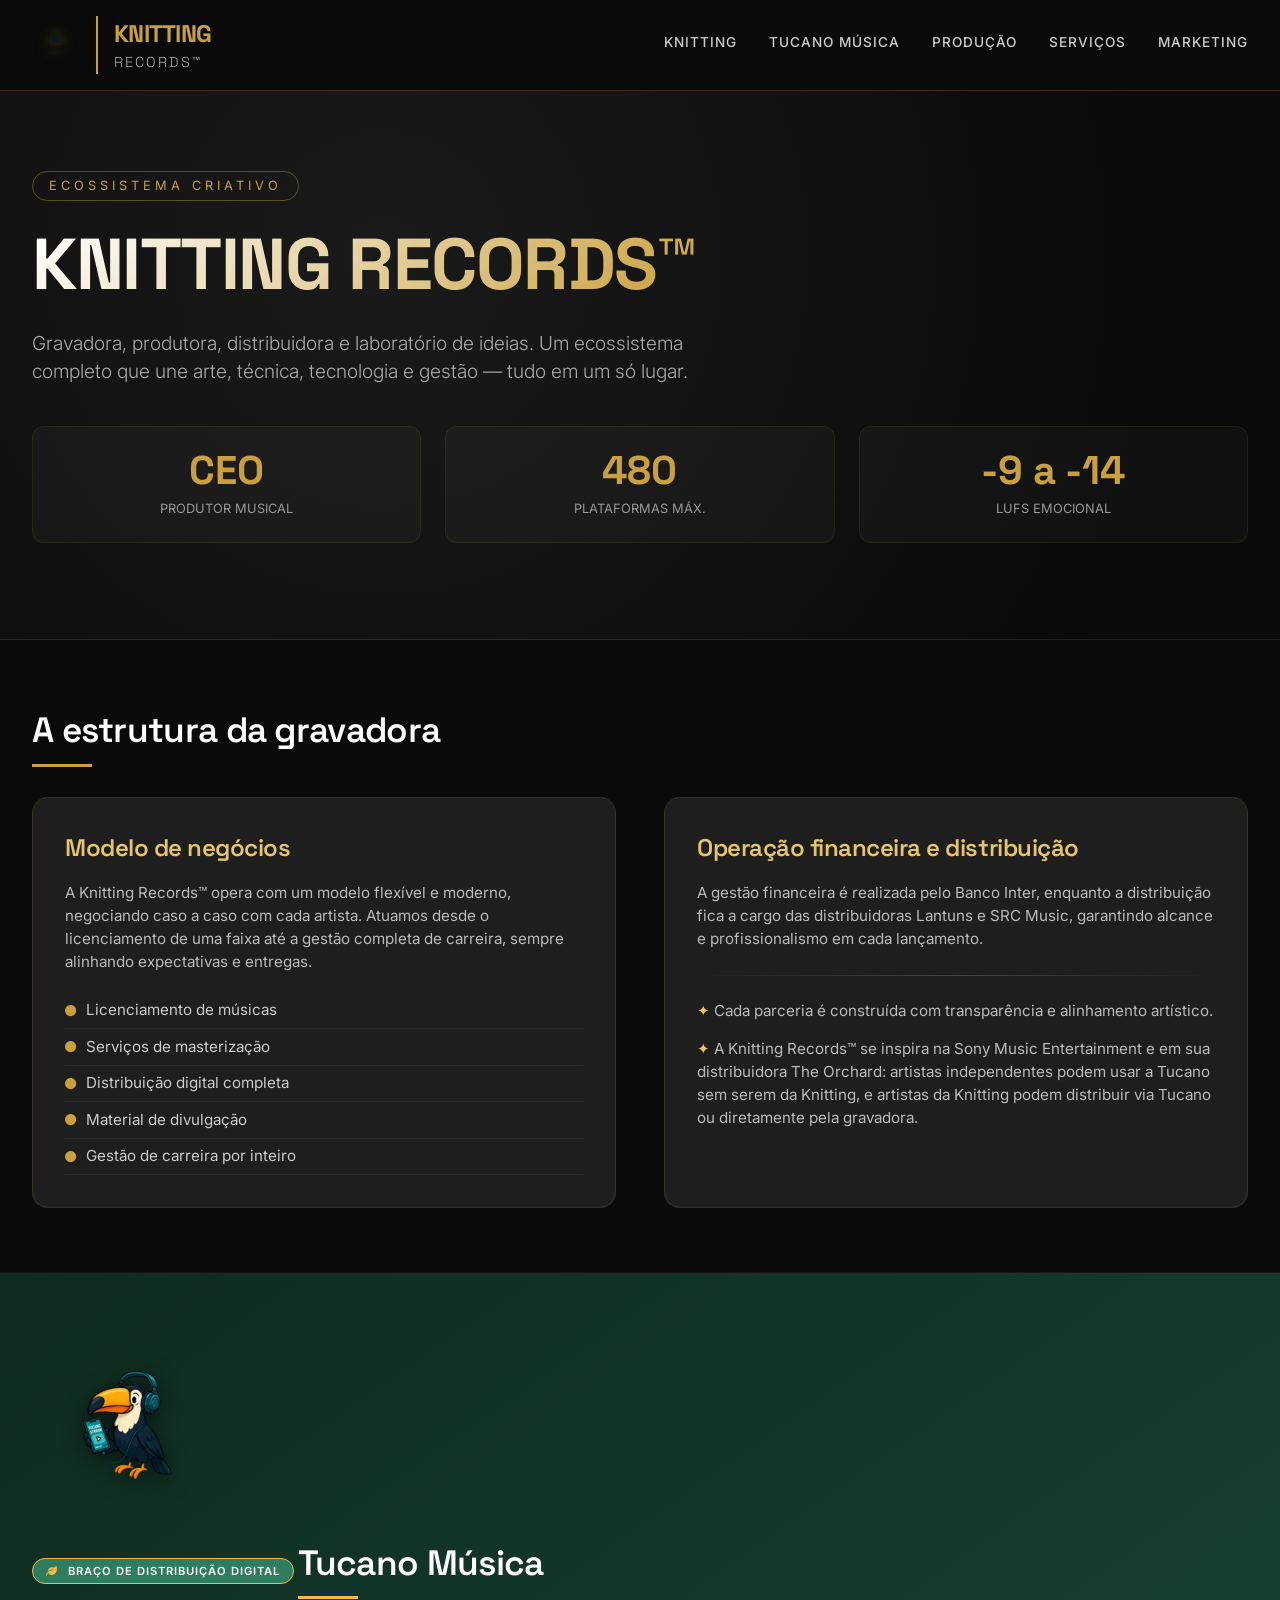
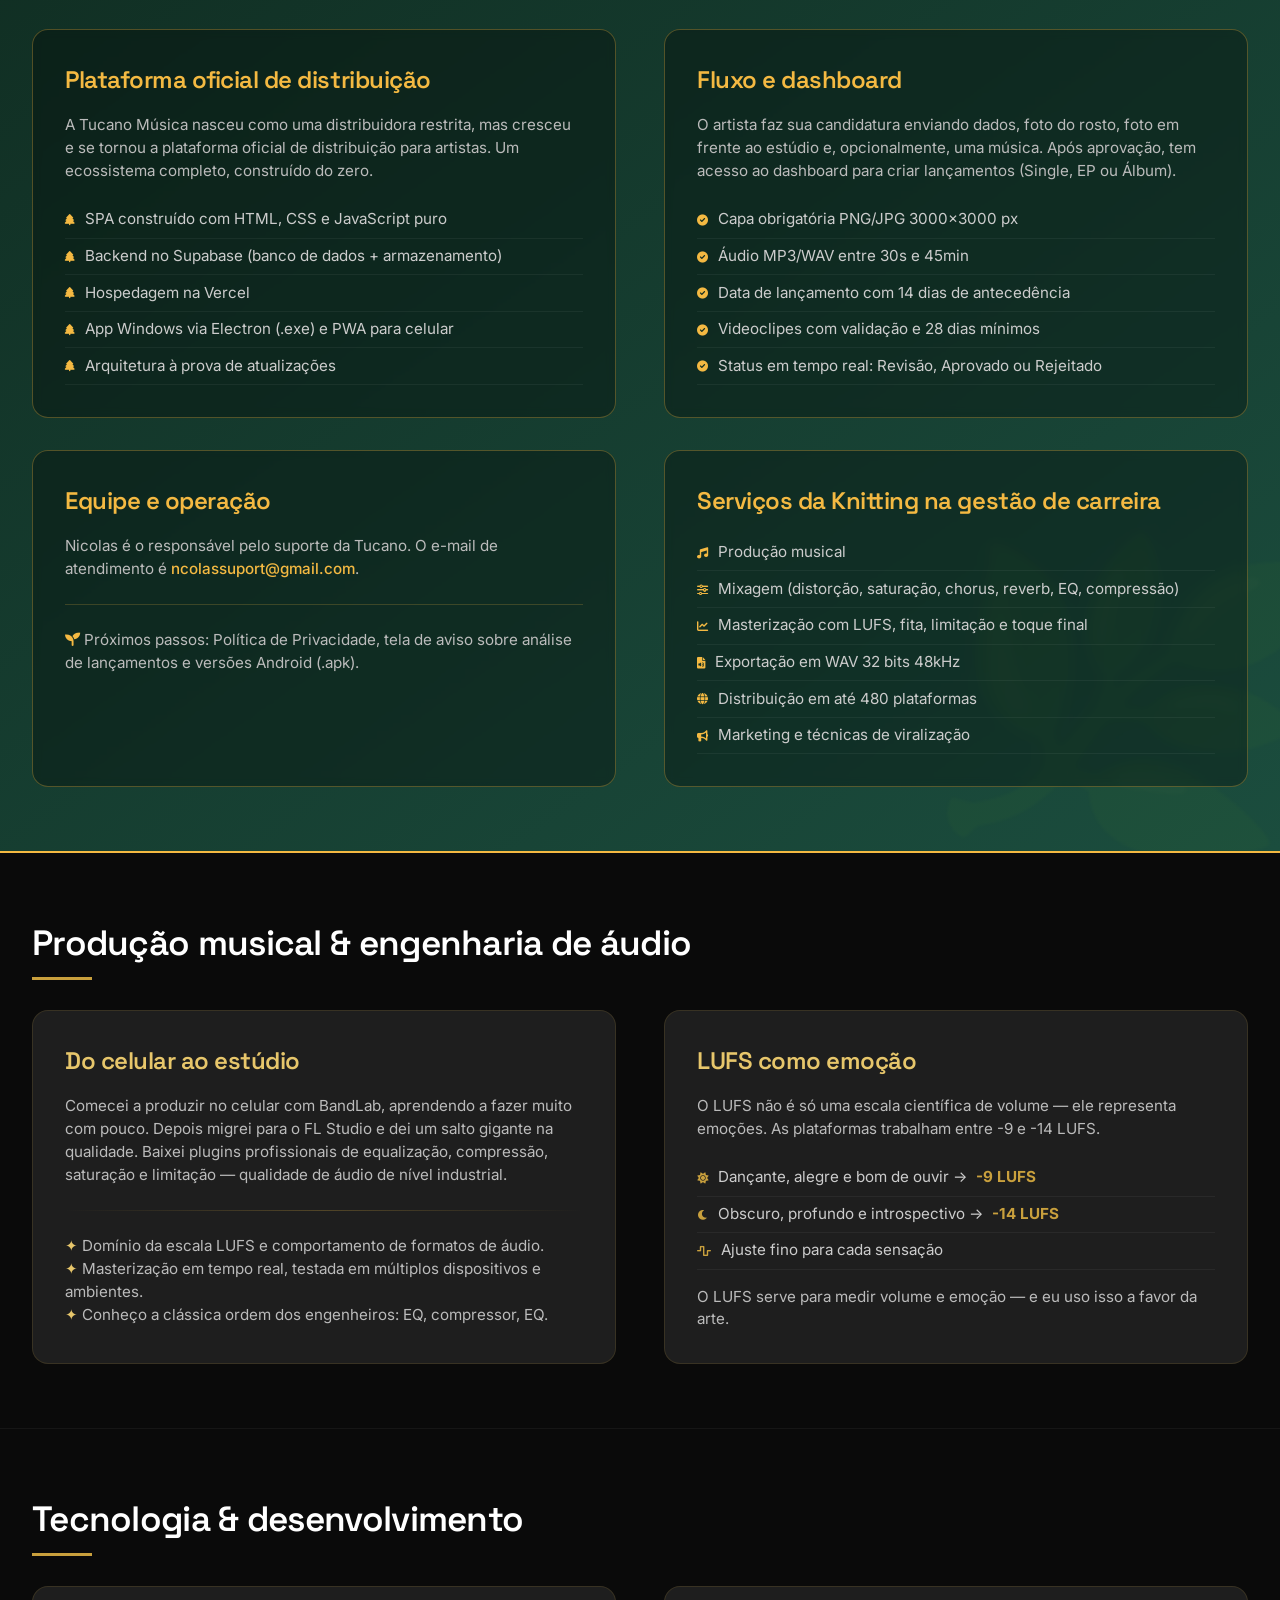
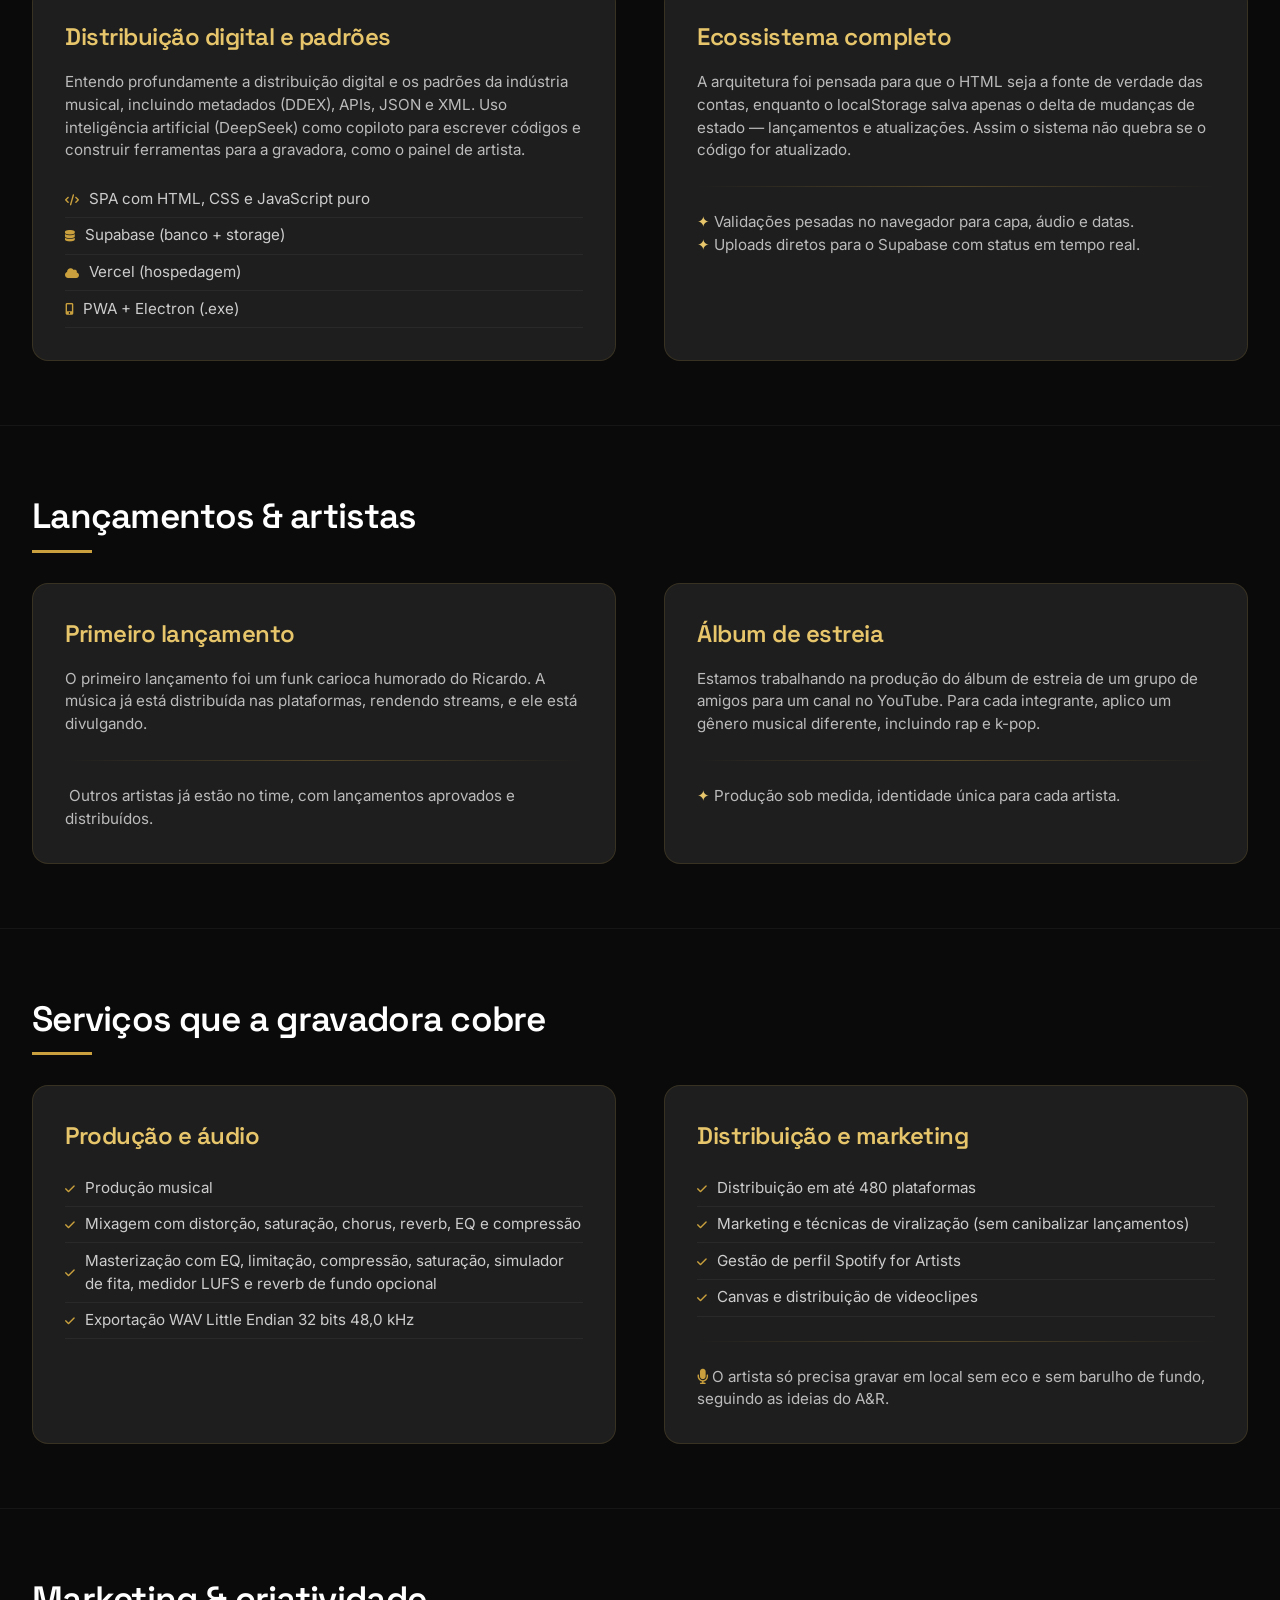
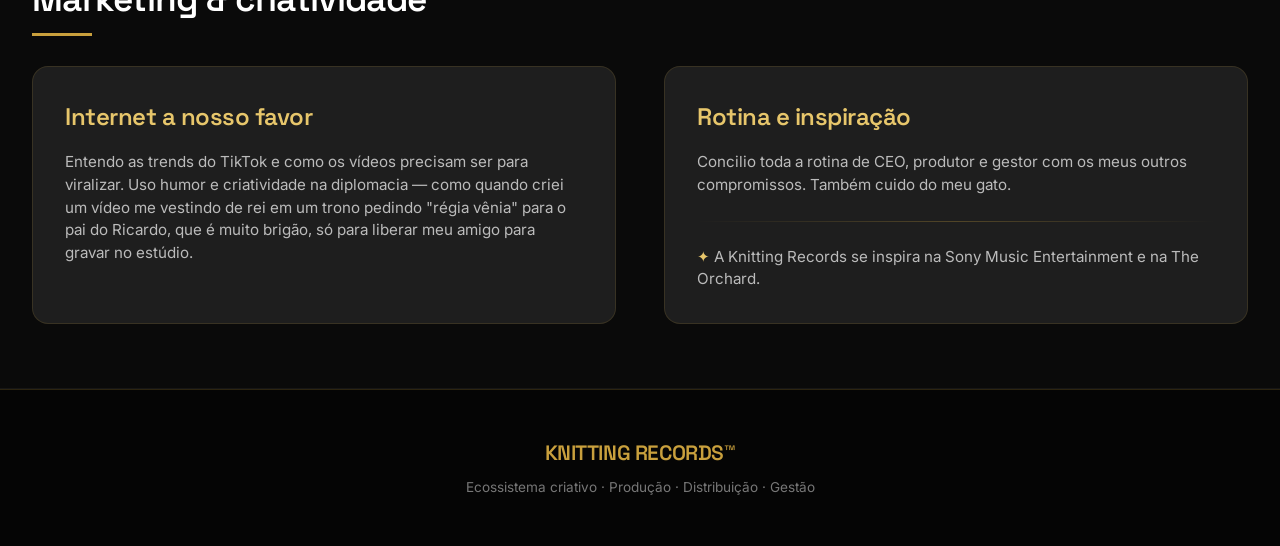
<file: portfolio/index.html>
<!DOCTYPE html>
<html lang="pt-BR">
<head>
    <meta charset="UTF-8">
    <meta name="viewport" content="width=device-width, initial-scale=1.0">
    <title>KNITTING RECORDS™ · PORTFÓLIO</title>
    <!-- Favicon -->
    <link rel="icon" type="image/png" href="knitting.png">
    <!-- Google Fonts + Font Awesome -->
    <link rel="preconnect" href="https://fonts.googleapis.com">
    <link rel="preconnect" href="https://fonts.gstatic.com" crossorigin>
    <link href="https://fonts.googleapis.com/css2?family=Inter:ital,opsz,wght@0,14..32,100..900;1,14..32,100..900&family=Space+Grotesk:wght@300..700&display=swap" rel="stylesheet">
    <link rel="stylesheet" href="https://cdnjs.cloudflare.com/ajax/libs/font-awesome/6.0.0-beta3/css/all.min.css">
    <style>
        * {
            margin: 0;
            padding: 0;
            box-sizing: border-box;
        }

        body {
            background-color: #0a0a0a;
            color: #f0f0f0;
            font-family: 'Inter', sans-serif;
            line-height: 1.5;
            overflow-x: hidden;
        }

        :root {
            --knitting-gold: #C9A03D;
            --knitting-gold-light: #E7C66B;
            --knitting-black: #0B0B0B;
            --knitting-dark: #121212;
            --knitting-gray: #1E1E1E;
            --knitting-text: #E0E0E0;
            --tucano-green: #1B4D3E;
            --tucano-leaf: #2E7D5E;
            --tucano-sun: #F4B942;
        }

        h1, h2, h3, h4 {
            font-family: 'Space Grotesk', sans-serif;
            font-weight: 600;
            letter-spacing: -0.02em;
        }

        .container {
            max-width: 1280px;
            margin: 0 auto;
            padding: 0 2rem;
        }

        /* HEADER */
        header {
            position: sticky;
            top: 0;
            z-index: 100;
            background: rgba(11, 11, 11, 0.92);
            backdrop-filter: blur(12px);
            border-bottom: 1px solid rgba(201, 160, 61, 0.25);
            padding: 1rem 0;
        }

        .header-inner {
            display: flex;
            align-items: center;
            justify-content: space-between;
            flex-wrap: wrap;
            gap: 1.5rem;
        }

        .logo-area {
            display: flex;
            align-items: center;
            gap: 1rem;
        }

        .logo-img {
            height: 48px;
            width: auto;
            filter: drop-shadow(0 0 6px rgba(201, 160, 61, 0.5));
        }

        .logo-text {
            font-family: 'Space Grotesk', sans-serif;
            font-weight: 700;
            font-size: 1.5rem;
            letter-spacing: -0.03em;
            color: var(--knitting-gold);
            text-transform: uppercase;
            border-left: 2px solid var(--knitting-gold);
            padding-left: 1rem;
        }

        .logo-text span {
            color: #fff;
            font-weight: 300;
            font-size: 0.9rem;
            display: block;
            letter-spacing: 2px;
            text-transform: uppercase;
            color: #aaa;
        }

        .nav-links {
            display: flex;
            gap: 2rem;
            font-size: 0.85rem;
            font-weight: 500;
            text-transform: uppercase;
            letter-spacing: 1px;
        }

        .nav-links a {
            color: #ccc;
            text-decoration: none;
            transition: color 0.2s;
            border-bottom: 1px solid transparent;
            padding-bottom: 4px;
        }

        .nav-links a:hover {
            color: var(--knitting-gold);
            border-bottom-color: var(--knitting-gold);
        }

        /* HERO */
        .hero {
            padding: 5rem 0 4rem;
            background: radial-gradient(circle at 30% 30%, #1a1a1a 0%, #0a0a0a 80%);
            border-bottom: 1px solid rgba(201, 160, 61, 0.15);
        }

        .hero-content {
            display: flex;
            flex-direction: column;
            align-items: flex-start;
            gap: 1.5rem;
        }

        .hero-badge {
            font-size: 0.8rem;
            text-transform: uppercase;
            letter-spacing: 4px;
            color: var(--knitting-gold);
            border: 1px solid rgba(201, 160, 61, 0.4);
            padding: 0.3rem 1rem;
            border-radius: 40px;
        }

        .hero h1 {
            font-size: 4.5rem;
            line-height: 1.1;
            font-weight: 700;
            max-width: 900px;
            background: linear-gradient(135deg, #fff 0%, #C9A03D 100%);
            -webkit-background-clip: text;
            -webkit-text-fill-color: transparent;
            background-clip: text;
        }

        .hero p {
            font-size: 1.2rem;
            color: #aaa;
            max-width: 700px;
            font-weight: 300;
        }

        section {
            padding: 4rem 0;
            border-bottom: 1px solid rgba(255,255,255,0.05);
        }

        .section-title {
            font-size: 2.2rem;
            margin-bottom: 2.5rem;
            color: #fff;
            position: relative;
            display: inline-block;
        }

        .section-title::after {
            content: '';
            position: absolute;
            left: 0;
            bottom: -10px;
            width: 60px;
            height: 3px;
            background: var(--knitting-gold);
        }

        .grid-2col {
            display: grid;
            grid-template-columns: 1fr 1fr;
            gap: 3rem;
        }

        .card {
            background: var(--knitting-gray);
            border-radius: 16px;
            padding: 2rem;
            border: 1px solid rgba(201, 160, 61, 0.15);
            transition: transform 0.2s, border-color 0.2s;
        }

        .card:hover {
            border-color: rgba(201, 160, 61, 0.4);
            transform: translateY(-4px);
        }

        .card h3 {
            font-size: 1.5rem;
            margin-bottom: 1rem;
            color: var(--knitting-gold-light);
        }

        .card p {
            color: #bbb;
            font-size: 0.95rem;
        }

        .list-styled {
            list-style: none;
            margin-top: 1rem;
        }

        .list-styled li {
            padding: 0.4rem 0;
            border-bottom: 1px solid rgba(255,255,255,0.05);
            display: flex;
            align-items: center;
            gap: 0.6rem;
            font-size: 0.95rem;
            color: #ccc;
        }

        .list-styled li i {
            color: var(--knitting-gold);
            font-size: 0.7rem;
        }

        /* TUCANO SECTION */
        .tucano-section {
            background: linear-gradient(145deg, #0F2A1F 0%, #1B4D3E 100%);
            border-bottom: 2px solid var(--tucano-sun);
            position: relative;
            overflow: hidden;
        }

        .tucano-section::before {
            content: "🌿";
            position: absolute;
            font-size: 20rem;
            opacity: 0.05;
            bottom: -5rem;
            right: -3rem;
            transform: rotate(15deg);
            pointer-events: none;
        }

        .tucano-section .section-title::after {
            background: var(--tucano-sun);
        }

        .tucano-section .card {
            background: rgba(0,0,0,0.3);
            backdrop-filter: blur(4px);
            border: 1px solid rgba(244, 185, 66, 0.3);
        }

        .tucano-section .card h3 {
            color: var(--tucano-sun);
        }

        .tucano-section .list-styled li i {
            color: var(--tucano-sun);
        }

        .tucano-badge {
            display: inline-block;
            background: var(--tucano-leaf);
            color: #fff;
            font-size: 0.7rem;
            font-weight: 600;
            letter-spacing: 1px;
            padding: 0.2rem 0.8rem;
            border-radius: 30px;
            text-transform: uppercase;
            margin-bottom: 1rem;
            border: 1px solid var(--tucano-sun);
        }

        .tucano-leaf-icon {
            color: var(--tucano-sun);
            margin-right: 6px;
        }

        /* Imagem tucano */
        .tucano-img {
            display: block;
            max-width: 180px;
            margin-bottom: 1.2rem;
            filter: drop-shadow(0 4px 10px rgba(0,0,0,0.5));
        }

        .stat-grid {
            display: grid;
            grid-template-columns: repeat(3, 1fr);
            gap: 1.5rem;
            margin: 2rem 0;
        }

        .stat-item {
            background: rgba(255,255,255,0.03);
            border-radius: 12px;
            padding: 1.5rem;
            text-align: center;
            border: 1px solid rgba(201,160,61,0.1);
        }

        .stat-number {
            font-family: 'Space Grotesk', sans-serif;
            font-size: 2.5rem;
            font-weight: 700;
            color: var(--knitting-gold);
            line-height: 1;
        }

        .stat-label {
            font-size: 0.8rem;
            text-transform: uppercase;
            color: #999;
            margin-top: 0.5rem;
        }

        footer {
            padding: 3rem 0;
            background: #050505;
            border-top: 1px solid rgba(201,160,61,0.2);
            text-align: center;
            color: #777;
            font-size: 0.85rem;
        }

        footer .footer-logo {
            font-family: 'Space Grotesk', sans-serif;
            font-size: 1.3rem;
            color: var(--knitting-gold);
            font-weight: 600;
            letter-spacing: -0.02em;
            margin-bottom: 0.5rem;
        }

        @media (max-width: 900px) {
            .grid-2col {
                grid-template-columns: 1fr;
                gap: 2rem;
            }
            .hero h1 {
                font-size: 2.8rem;
            }
            .nav-links {
                display: none;
            }
            .stat-grid {
                grid-template-columns: 1fr;
            }
        }

        @media (max-width: 600px) {
            .container {
                padding: 0 1.2rem;
            }
            .hero h1 {
                font-size: 2.2rem;
            }
            .section-title {
                font-size: 1.8rem;
            }
            .logo-text {
                font-size: 1rem;
            }
            .logo-img {
                height: 36px;
            }
            .tucano-img {
                max-width: 120px;
            }
        }

        .divider-gold {
            height: 1px;
            background: linear-gradient(90deg, transparent, var(--knitting-gold), transparent);
            margin: 1.5rem 0;
            opacity: 0.3;
        }

        .highlight-gold {
            color: var(--knitting-gold-light);
            font-weight: 500;
        }

        .highlight-tucano {
            color: var(--tucano-sun);
            font-weight: 500;
        }
    </style>
</head>
<body>

    <header>
        <div class="container header-inner">
            <div class="logo-area">
                <!-- Logo Knitting Records -->
                <img src="knitting.png" alt="Knitting Records" class="logo-img" onerror="this.style.display='none'; this.nextElementSibling.style.display='block';">
                <div class="logo-text" style="display: none;">KNITTING<span>RECORDS™</span></div>
                <div class="logo-text">KNITTING<span>RECORDS™</span></div>
            </div>
            <div class="nav-links">
                <a href="/index.html">Knitting</a>
                <a href="https://tucanomusica.vercel.app">Tucano Música</a>
                <a href="#producao">Produção</a>
                <a href="#servicos">Serviços</a>
                <a href="#marketing">Marketing</a>
            </div>
        </div>
    </header>

    <section class="hero">
        <div class="container hero-content">
            <span class="hero-badge">ECOSSISTEMA CRIATIVO</span>
            <h1>KNITTING RECORDS™</h1>
            <p>Gravadora, produtora, distribuidora e laboratório de ideias. Um ecossistema completo que une arte, técnica, tecnologia e gestão — tudo em um só lugar.</p>
            <div class="stat-grid" style="width:100%; margin-top:1rem;">
                <div class="stat-item">
                    <div class="stat-number">CEO</div>
                    <div class="stat-label">produtor musical</div>
                </div>
                <div class="stat-item">
                    <div class="stat-number">480</div>
                    <div class="stat-label">plataformas máx.</div>
                </div>
                <div class="stat-item">
                    <div class="stat-number">-9 a -14</div>
                    <div class="stat-label">LUFS emocional</div>
                </div>
            </div>
        </div>
    </section>

    <section id="knitting">
        <div class="container">
            <h2 class="section-title">A estrutura da gravadora</h2>
            <div class="grid-2col">
                <div class="card">
                    <h3>Modelo de negócios</h3>
                    <p>A Knitting Records™ opera com um modelo flexível e moderno, negociando caso a caso com cada artista. Atuamos desde o licenciamento de uma faixa até a gestão completa de carreira, sempre alinhando expectativas e entregas.</p>
                    <ul class="list-styled" style="margin-top:1.2rem;">
                        <li><i class="fas fa-circle"></i> Licenciamento de músicas</li>
                        <li><i class="fas fa-circle"></i> Serviços de masterização</li>
                        <li><i class="fas fa-circle"></i> Distribuição digital completa</li>
                        <li><i class="fas fa-circle"></i> Material de divulgação</li>
                        <li><i class="fas fa-circle"></i> Gestão de carreira por inteiro</li>
                    </ul>
                </div>
                <div class="card">
                    <h3>Operação financeira e distribuição</h3>
                    <p>A gestão financeira é realizada pelo Banco Inter, enquanto a distribuição fica a cargo das distribuidoras Lantuns e SRC Music, garantindo alcance e profissionalismo em cada lançamento.</p>
                    <div class="divider-gold"></div>
                    <p><span class="highlight-gold">✦</span> Cada parceria é construída com transparência e alinhamento artístico.</p>
                    <p style="margin-top:1rem;"><span class="highlight-gold">✦</span> A Knitting Records™ se inspira na Sony Music Entertainment e em sua distribuidora The Orchard: artistas independentes podem usar a Tucano sem serem da Knitting, e artistas da Knitting podem distribuir via Tucano ou diretamente pela gravadora.</p>
                </div>
            </div>
        </div>
    </section>

    <!-- TUCANO MÚSICA com imagem tucano.png -->
    <section id="tucano" class="tucano-section">
        <div class="container">
            <!-- Imagem tucano.png (adicionada) -->
            <img src="tucano.png" alt="Tucano Música" class="tucano-img" onerror="this.style.display='none';">
            <span class="tucano-badge"><i class="fas fa-leaf tucano-leaf-icon"></i> braço de distribuição digital</span>
            <h2 class="section-title" style="color: #fff;">Tucano Música</h2>
            <div class="grid-2col">
                <div class="card">
                    <h3>Plataforma oficial de distribuição</h3>
                    <p>A Tucano Música nasceu como uma distribuidora restrita, mas cresceu e se tornou a plataforma oficial de distribuição para artistas. Um ecossistema completo, construído do zero.</p>
                    <ul class="list-styled" style="margin-top:1.2rem;">
                        <li><i class="fas fa-tree"></i> SPA construído com HTML, CSS e JavaScript puro</li>
                        <li><i class="fas fa-tree"></i> Backend no Supabase (banco de dados + armazenamento)</li>
                        <li><i class="fas fa-tree"></i> Hospedagem na Vercel</li>
                        <li><i class="fas fa-tree"></i> App Windows via Electron (.exe) e PWA para celular</li>
                        <li><i class="fas fa-tree"></i> Arquitetura à prova de atualizações</li>
                    </ul>
                </div>
                <div class="card">
                    <h3>Fluxo e dashboard</h3>
                    <p>O artista faz sua candidatura enviando dados, foto do rosto, foto em frente ao estúdio e, opcionalmente, uma música. Após aprovação, tem acesso ao dashboard para criar lançamentos (Single, EP ou Álbum).</p>
                    <ul class="list-styled" style="margin-top:1.2rem;">
                        <li><i class="fas fa-check-circle"></i> Capa obrigatória PNG/JPG 3000x3000 px</li>
                        <li><i class="fas fa-check-circle"></i> Áudio MP3/WAV entre 30s e 45min</li>
                        <li><i class="fas fa-check-circle"></i> Data de lançamento com 14 dias de antecedência</li>
                        <li><i class="fas fa-check-circle"></i> Videoclipes com validação e 28 dias mínimos</li>
                        <li><i class="fas fa-check-circle"></i> Status em tempo real: Revisão, Aprovado ou Rejeitado</li>
                    </ul>
                </div>
            </div>
            <div class="grid-2col" style="margin-top:2rem;">
                <div class="card">
                    <h3>Equipe e operação</h3>
                    <p>Nicolas é o responsável pelo suporte da Tucano. O e-mail de atendimento é <span class="highlight-tucano">ncolassuport@gmail.com</span>.</p>
                    <div class="divider-gold" style="background:var(--tucano-sun); opacity:0.2;"></div>
                    <p><i class="fas fa-seedling" style="color:var(--tucano-sun);"></i> Próximos passos: Política de Privacidade, tela de aviso sobre análise de lançamentos e versões Android (.apk).</p>
                </div>
                <div class="card">
                    <h3>Serviços da Knitting na gestão de carreira</h3>
                    <ul class="list-styled">
                        <li><i class="fas fa-music"></i> Produção musical</li>
                        <li><i class="fas fa-sliders-h"></i> Mixagem (distorção, saturação, chorus, reverb, EQ, compressão)</li>
                        <li><i class="fas fa-chart-line"></i> Masterização com LUFS, fita, limitação e toque final</li>
                        <li><i class="fas fa-file-audio"></i> Exportação em WAV 32 bits 48kHz</li>
                        <li><i class="fas fa-globe"></i> Distribuição em até 480 plataformas</li>
                        <li><i class="fas fa-bullhorn"></i> Marketing e técnicas de viralização</li>
                    </ul>
                </div>
            </div>
        </div>
    </section>

    <section id="producao">
        <div class="container">
            <h2 class="section-title">Produção musical & engenharia de áudio</h2>
            <div class="grid-2col">
                <div class="card">
                    <h3>Do celular ao estúdio</h3>
                    <p>Comecei a produzir no celular com BandLab, aprendendo a fazer muito com pouco. Depois migrei para o FL Studio e dei um salto gigante na qualidade. Baixei plugins profissionais de equalização, compressão, saturação e limitação — qualidade de áudio de nível industrial.</p>
                    <div class="divider-gold"></div>
                    <p><span class="highlight-gold">✦</span> Domínio da escala LUFS e comportamento de formatos de áudio.</p>
                    <p><span class="highlight-gold">✦</span> Masterização em tempo real, testada em múltiplos dispositivos e ambientes.</p>
                    <p><span class="highlight-gold">✦</span> Conheço a clássica ordem dos engenheiros: EQ, compressor, EQ.</p>
                </div>
                <div class="card">
                    <h3>LUFS como emoção</h3>
                    <p>O LUFS não é só uma escala científica de volume — ele representa emoções. As plataformas trabalham entre -9 e -14 LUFS.</p>
                    <ul class="list-styled" style="margin-top:1.2rem;">
                        <li><i class="fas fa-sun"></i> Dançante, alegre e bom de ouvir → <strong style="color:var(--knitting-gold);">-9 LUFS</strong></li>
                        <li><i class="fas fa-moon"></i> Obscuro, profundo e introspectivo → <strong style="color:var(--knitting-gold);">-14 LUFS</strong></li>
                        <li><i class="fas fa-wave-square"></i> Ajuste fino para cada sensação</li>
                    </ul>
                    <p style="margin-top:1rem;">O LUFS serve para medir volume e emoção — e eu uso isso a favor da arte.</p>
                </div>
            </div>
        </div>
    </section>

    <section>
        <div class="container">
            <h2 class="section-title">Tecnologia & desenvolvimento</h2>
            <div class="grid-2col">
                <div class="card">
                    <h3>Distribuição digital e padrões</h3>
                    <p>Entendo profundamente a distribuição digital e os padrões da indústria musical, incluindo metadados (DDEX), APIs, JSON e XML. Uso inteligência artificial (DeepSeek) como copiloto para escrever códigos e construir ferramentas para a gravadora, como o painel de artista.</p>
                    <ul class="list-styled" style="margin-top:1.2rem;">
                        <li><i class="fas fa-code"></i> SPA com HTML, CSS e JavaScript puro</li>
                        <li><i class="fas fa-database"></i> Supabase (banco + storage)</li>
                        <li><i class="fas fa-cloud"></i> Vercel (hospedagem)</li>
                        <li><i class="fas fa-mobile-alt"></i> PWA + Electron (.exe)</li>
                    </ul>
                </div>
                <div class="card">
                    <h3>Ecossistema completo</h3>
                    <p>A arquitetura foi pensada para que o HTML seja a fonte de verdade das contas, enquanto o localStorage salva apenas o delta de mudanças de estado — lançamentos e atualizações. Assim o sistema não quebra se o código for atualizado.</p>
                    <div class="divider-gold"></div>
                    <p><span class="highlight-gold">✦</span> Validações pesadas no navegador para capa, áudio e datas.</p>
                    <p><span class="highlight-gold">✦</span> Uploads diretos para o Supabase com status em tempo real.</p>
                </div>
            </div>
        </div>
    </section>

    <section>
        <div class="container">
            <h2 class="section-title">Lançamentos & artistas</h2>
            <div class="grid-2col">
                <div class="card">
                    <h3>Primeiro lançamento</h3>
                    <p>O primeiro lançamento foi um funk carioca humorado do Ricardo. A música já está distribuída nas plataformas, rendendo streams, e ele está divulgando.</p>
                    <div class="divider-gold"></div>
                    <p><i class="fas fa-chart-simple" style="color:var(--knitting-gold);"></i> Outros artistas já estão no time, com lançamentos aprovados e distribuídos.</p>
                </div>
                <div class="card">
                    <h3>Álbum de estreia</h3>
                    <p>Estamos trabalhando na produção do álbum de estreia de um grupo de amigos para um canal no YouTube. Para cada integrante, aplico um gênero musical diferente, incluindo rap e k-pop.</p>
                    <div class="divider-gold"></div>
                    <p><span class="highlight-gold">✦</span> Produção sob medida, identidade única para cada artista.</p>
                </div>
            </div>
        </div>
    </section>

    <section id="servicos">
        <div class="container">
            <h2 class="section-title">Serviços que a gravadora cobre</h2>
            <div class="grid-2col">
                <div class="card">
                    <h3>Produção e áudio</h3>
                    <ul class="list-styled">
                        <li><i class="fas fa-check"></i> Produção musical</li>
                        <li><i class="fas fa-check"></i> Mixagem com distorção, saturação, chorus, reverb, EQ e compressão</li>
                        <li><i class="fas fa-check"></i> Masterização com EQ, limitação, compressão, saturação, simulador de fita, medidor LUFS e reverb de fundo opcional</li>
                        <li><i class="fas fa-check"></i> Exportação WAV Little Endian 32 bits 48,0 kHz</li>
                    </ul>
                </div>
                <div class="card">
                    <h3>Distribuição e marketing</h3>
                    <ul class="list-styled">
                        <li><i class="fas fa-check"></i> Distribuição em até 480 plataformas</li>
                        <li><i class="fas fa-check"></i> Marketing e técnicas de viralização (sem canibalizar lançamentos)</li>
                        <li><i class="fas fa-check"></i> Gestão de perfil Spotify for Artists</li>
                        <li><i class="fas fa-check"></i> Canvas e distribuição de videoclipes</li>
                    </ul>
                    <div class="divider-gold"></div>
                    <p><i class="fas fa-microphone" style="color:var(--knitting-gold);"></i> O artista só precisa gravar em local sem eco e sem barulho de fundo, seguindo as ideias do A&R.</p>
                </div>
            </div>
        </div>
    </section>

    <section id="marketing">
        <div class="container">
            <h2 class="section-title">Marketing & criatividade</h2>
            <div class="grid-2col">
                <div class="card">
                    <h3>Internet a nosso favor</h3>
                    <p>Entendo as trends do TikTok e como os vídeos precisam ser para viralizar. Uso humor e criatividade na diplomacia — como quando criei um vídeo me vestindo de rei em um trono pedindo "régia vênia" para o pai do Ricardo, que é muito brigão, só para liberar meu amigo para gravar no estúdio.</p>
                </div>
                <div class="card">
                    <h3>Rotina e inspiração</h3>
                    <p>Concilio toda a rotina de CEO, produtor e gestor com os meus outros compromissos. Também cuido do meu gato.</p>
                    <div class="divider-gold"></div>
                    <p><span class="highlight-gold">✦</span> A Knitting Records se inspira na Sony Music Entertainment e na The Orchard.</p>
                </div>
            </div>
        </div>
    </section>

    <footer>
        <div class="container">
            <div class="footer-logo">KNITTING RECORDS™</div>
            <p>Ecossistema criativo · Produção · Distribuição · Gestão</p>
        </div>
    </footer>

</body>
</html>
</file>
